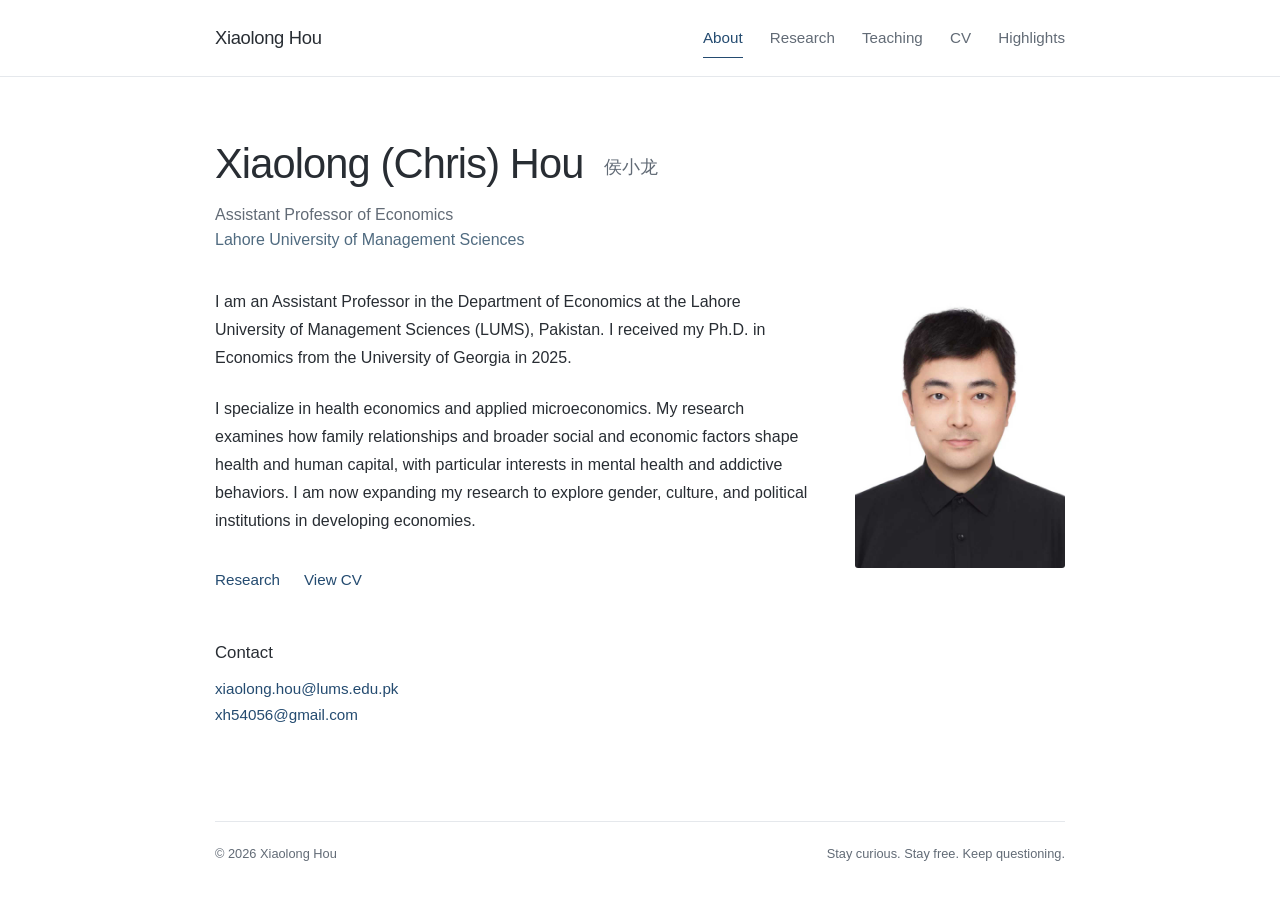
<file: index.html>
<!doctype html>
<html lang="en">
<head>
  <meta charset="utf-8">
  <meta name="viewport" content="width=device-width, initial-scale=1">
  <title>Xiaolong Hou | Economist</title>
  <meta name="description" content="Xiaolong Hou is an Assistant Professor of Economics at LUMS, specializing in health economics and applied microeconomics.">
  <meta name="theme-color" content="#244b70">
  <meta property="og:title" content="About · Xiaolong Hou">
  <meta property="og:description" content="Xiaolong Hou is an Assistant Professor of Economics at LUMS, specializing in health economics and applied microeconomics.">
  <meta property="og:type" content="website">
  <meta property="og:url" content="https://xiaolong-econ.github.io/">
  <link rel="canonical" href="https://xiaolong-econ.github.io/">
  <link rel="icon" href="favicon.svg" type="image/svg+xml">
  <link rel="stylesheet" href="style.css?v=20261016-highlights">
</head>
<body>
  <a class="skip-link" href="#main">Skip to content</a>
  <header class="site-header"><div class="header-inner"><a class="site-name" href="index.html">Xiaolong Hou</a><nav aria-label="Main navigation"><a href="index.html" aria-current="page">About</a><a href="research.html">Research</a><a href="teaching.html">Teaching</a><a href="cv.html">CV</a><a href="highlights.html">Highlights</a></nav></div></header>
  <main id="main">
    <div class="introduction">
      <h1>Xiaolong (Chris) Hou <span class="chinese-name" lang="zh">侯小龙</span></h1>
      <p class="affiliation">Assistant Professor of Economics<br><span class="institution-name">Lahore University of Management Sciences</span></p>
      <div class="profile-layout">
        <img class="profile-portrait" src="photo.jpeg" alt="Portrait of Xiaolong Hou" width="960" height="1280" fetchpriority="high">
        <div class="biography">
          <p>I am an Assistant Professor in the Department of Economics at the Lahore University of Management Sciences (LUMS), Pakistan. I received my Ph.D. in Economics from the University of Georgia in 2025.</p>
          <p>I specialize in health economics and applied microeconomics. My research examines how family relationships and broader social and economic factors shape health and human capital, with particular interests in mental health and addictive behaviors. I am now expanding my research to explore gender, culture, and political institutions in developing economies.</p>
          <div class="contact"><a class="primary-link" href="research.html">Research</a><a href="CV.pdf">View CV</a></div>
        </div>
      </div>
      <section class="contact-details" aria-labelledby="contact-title">
        <h2 id="contact-title">Contact</h2>
        <p><a href="mailto:xiaolong.hou@lums.edu.pk">xiaolong.hou@lums.edu.pk</a><br><a href="mailto:xh54056@gmail.com">xh54056@gmail.com</a></p>
      </section>
    </div>
  </main>
  <footer class="site-footer"><span>© 2026 Xiaolong Hou</span><span>Stay curious. Stay free. Keep questioning.</span></footer>
</body>
</html>
</file>
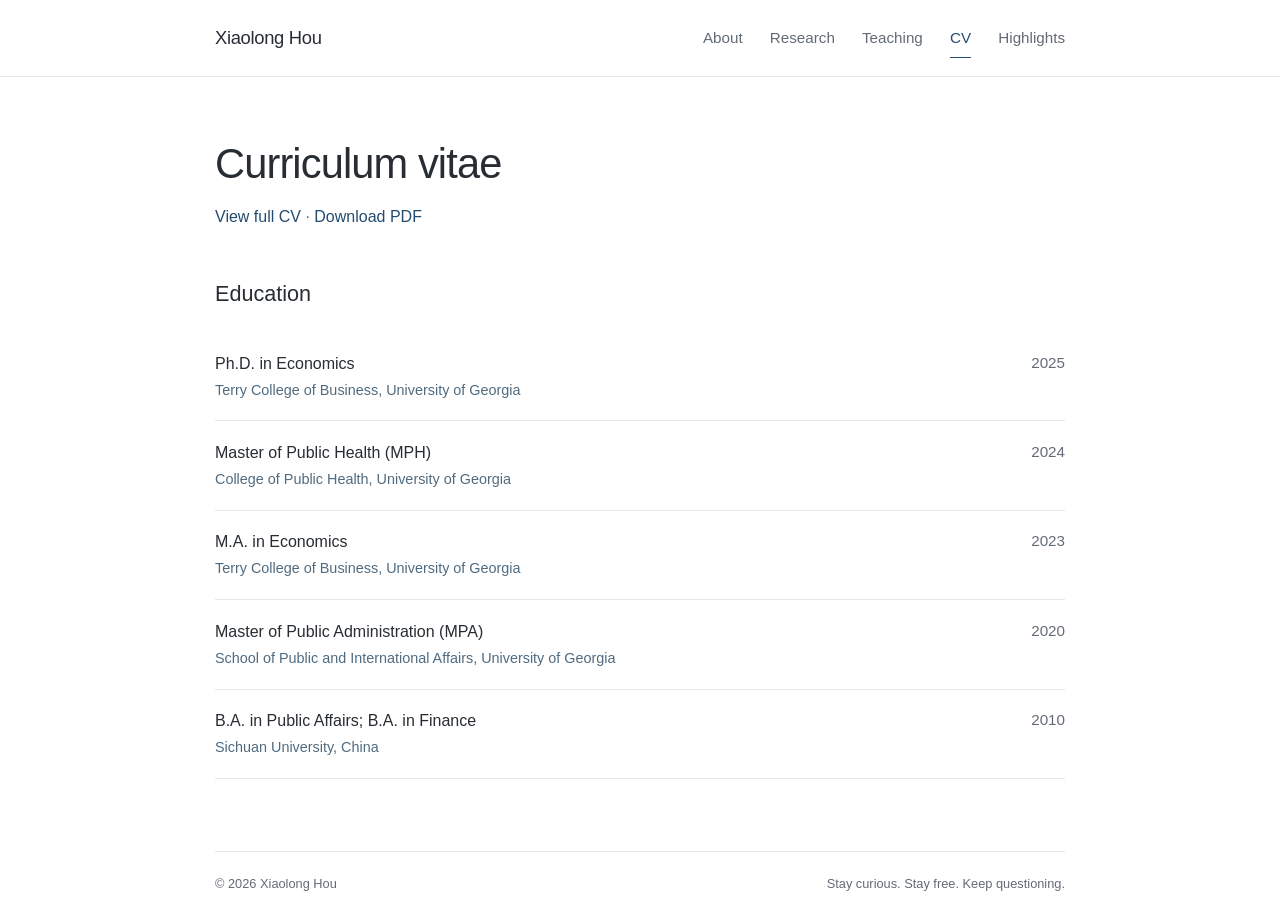
<file: cv.html>
<!doctype html>
<html lang="en">
<head>
  <meta charset="utf-8">
  <meta name="viewport" content="width=device-width, initial-scale=1">
  <title>CV · Xiaolong Hou | Economist</title>
  <meta name="description" content="Education and downloadable curriculum vitae of Xiaolong Hou, Assistant Professor of Economics at LUMS.">
  <meta name="theme-color" content="#244b70">
  <meta property="og:title" content="CV · Xiaolong Hou">
  <meta property="og:description" content="Education and downloadable curriculum vitae of Xiaolong Hou, Assistant Professor of Economics at LUMS.">
  <meta property="og:type" content="website">
  <meta property="og:url" content="https://xiaolong-econ.github.io/cv.html">
  <link rel="canonical" href="https://xiaolong-econ.github.io/cv.html">
  <link rel="icon" href="favicon.svg" type="image/svg+xml">
  <link rel="stylesheet" href="style.css?v=20261016-highlights">
</head>
<body>
  <a class="skip-link" href="#main">Skip to content</a>
  <header class="site-header"><div class="header-inner"><a class="site-name" href="index.html">Xiaolong Hou</a><nav aria-label="Main navigation"><a href="index.html">About</a><a href="research.html">Research</a><a href="teaching.html">Teaching</a><a href="cv.html" aria-current="page">CV</a><a href="highlights.html">Highlights</a></nav></div></header>
  <main id="main">
    <h1>Curriculum vitae</h1>
    <p class="page-intro"><a href="CV.pdf">View full CV</a> · <a href="CV.pdf" download="Xiaolong-Hou-CV.pdf">Download PDF</a></p>
    <section aria-labelledby="education"><h2 id="education">Education</h2><dl class="education"><div><dt>Ph.D. in Economics</dt><dd class="degree-year">2025</dd><dd class="degree-school">Terry College of Business, University of Georgia</dd></div><div><dt>Master of Public Health (MPH)</dt><dd class="degree-year">2024</dd><dd class="degree-school">College of Public Health, University of Georgia</dd></div><div><dt>M.A. in Economics</dt><dd class="degree-year">2023</dd><dd class="degree-school">Terry College of Business, University of Georgia</dd></div><div><dt>Master of Public Administration (MPA)</dt><dd class="degree-year">2020</dd><dd class="degree-school">School of Public and International Affairs, University of Georgia</dd></div><div><dt>B.A. in Public Affairs; B.A. in Finance</dt><dd class="degree-year">2010</dd><dd class="degree-school">Sichuan University, China</dd></div></dl></section>
  </main>
  <footer class="site-footer"><span>© 2026 Xiaolong Hou</span><span>Stay curious. Stay free. Keep questioning.</span></footer>
</body>
</html>
</file>
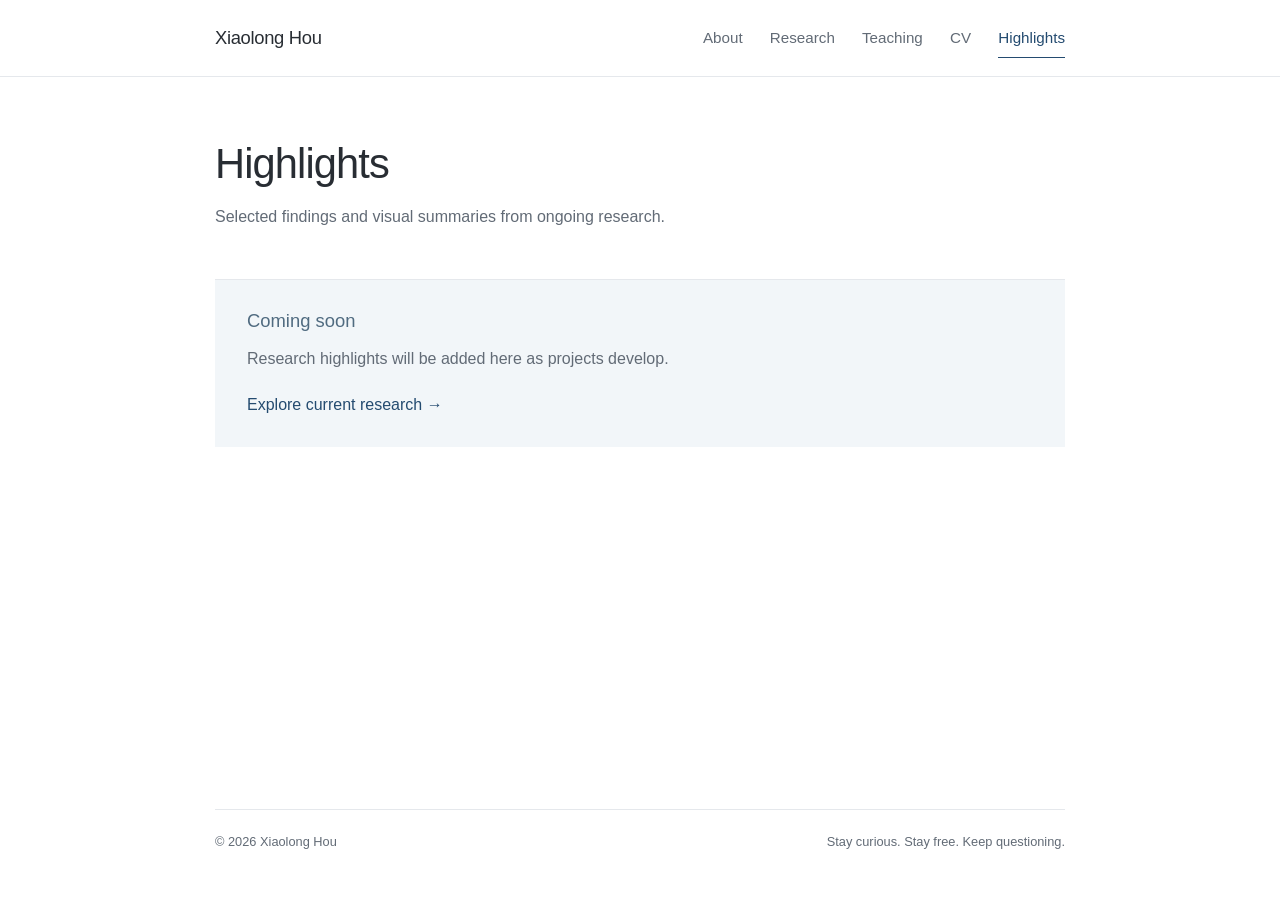
<file: highlights.html>
<!doctype html>
<html lang="en">
<head>
  <meta charset="utf-8">
  <meta name="viewport" content="width=device-width, initial-scale=1">
  <title>Highlights · Xiaolong Hou | Economist</title>
  <meta name="description" content="Selected findings and visual summaries from ongoing research by Xiaolong Hou.">
  <meta name="theme-color" content="#244b70">
  <meta property="og:title" content="Highlights · Xiaolong Hou">
  <meta property="og:description" content="Selected findings and visual summaries from ongoing research by Xiaolong Hou.">
  <meta property="og:type" content="website">
  <meta property="og:url" content="https://xiaolong-econ.github.io/highlights.html">
  <link rel="canonical" href="https://xiaolong-econ.github.io/highlights.html">
  <link rel="icon" href="favicon.svg" type="image/svg+xml">
  <link rel="stylesheet" href="style.css?v=20261016-highlights">
</head>
<body>
  <a class="skip-link" href="#main">Skip to content</a>
  <header class="site-header"><div class="header-inner"><a class="site-name" href="index.html">Xiaolong Hou</a><nav aria-label="Main navigation"><a href="index.html">About</a><a href="research.html">Research</a><a href="teaching.html">Teaching</a><a href="cv.html">CV</a><a href="highlights.html" aria-current="page">Highlights</a></nav></div></header>
  <main id="main">
    <h1>Highlights</h1>
    <p class="page-intro">Selected findings and visual summaries from ongoing research.</p>
    <section class="highlights-placeholder" aria-labelledby="coming-soon">
      <h2 id="coming-soon">Coming soon</h2>
      <p>Research highlights will be added here as projects develop.</p>
      <a href="research.html">Explore current research <span aria-hidden="true">→</span></a>
    </section>
  </main>
  <footer class="site-footer"><span>© 2026 Xiaolong Hou</span><span>Stay curious. Stay free. Keep questioning.</span></footer>
</body>
</html>
</file>
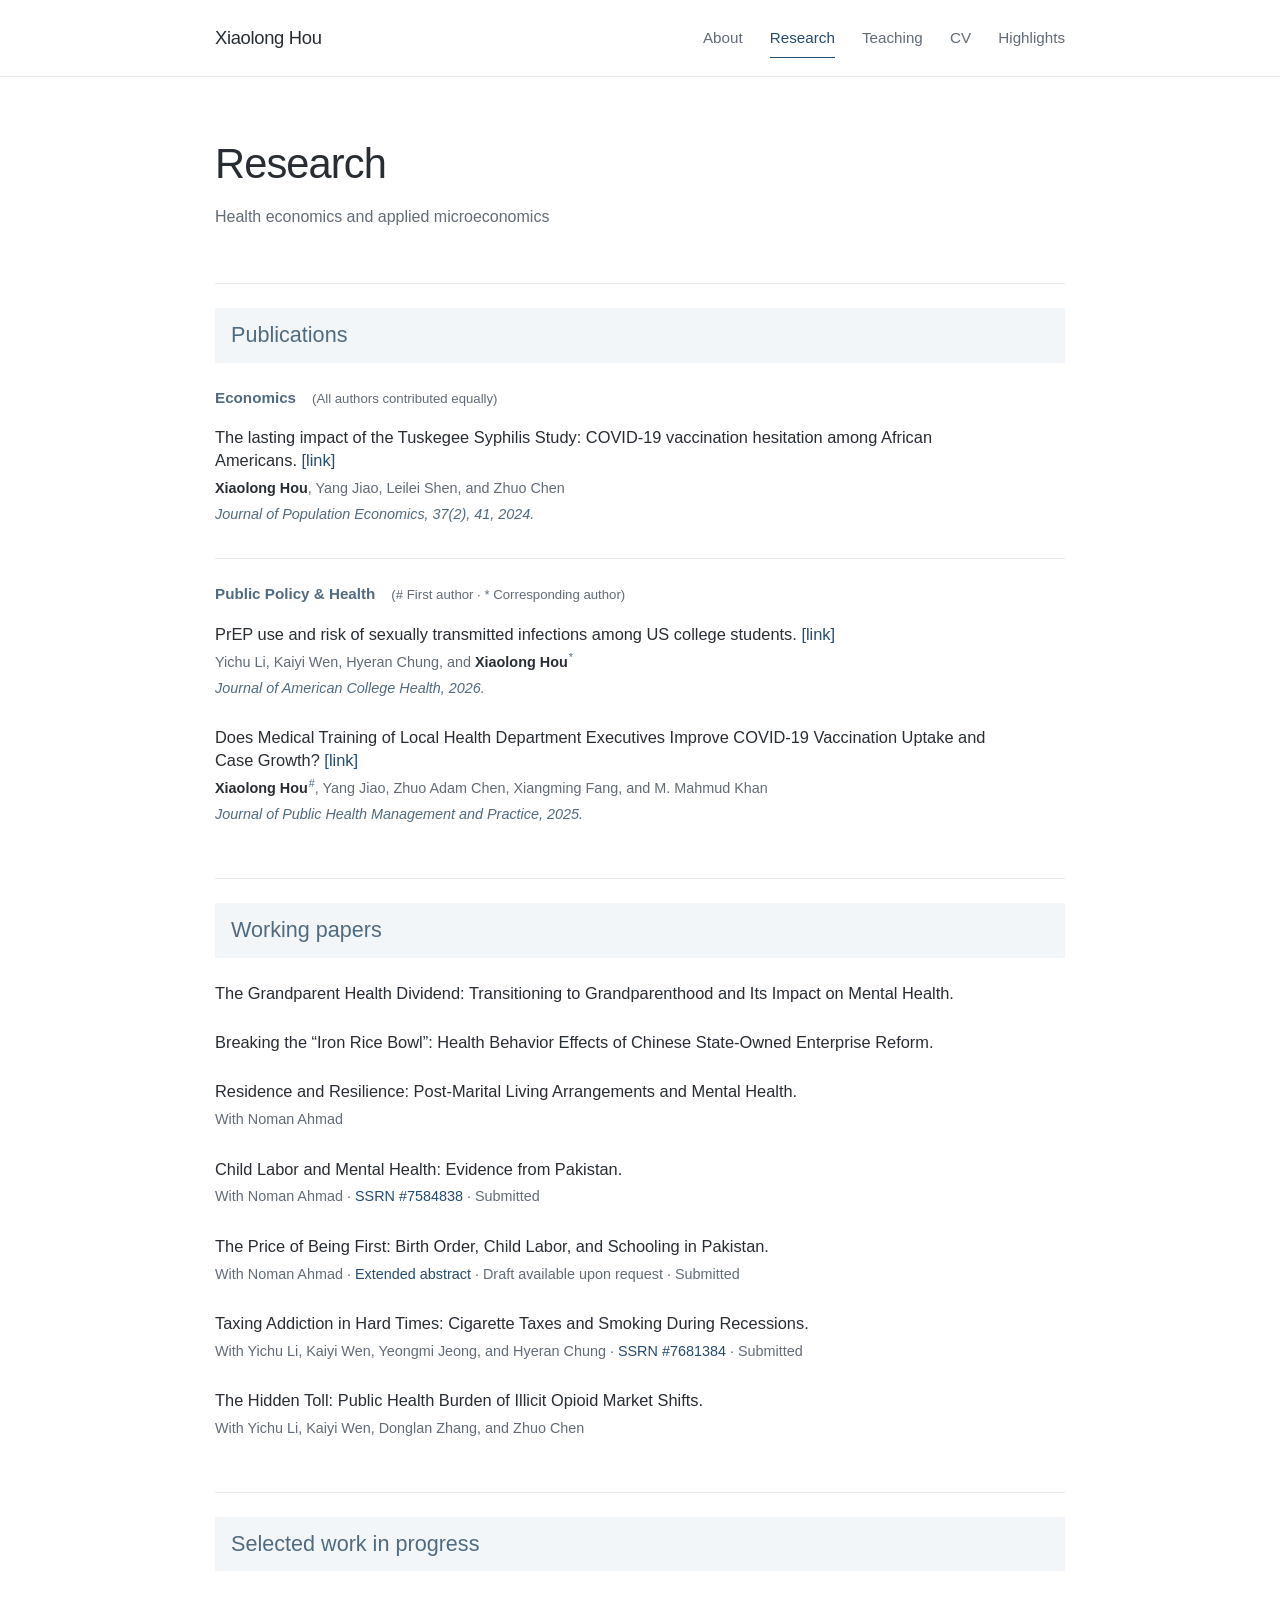
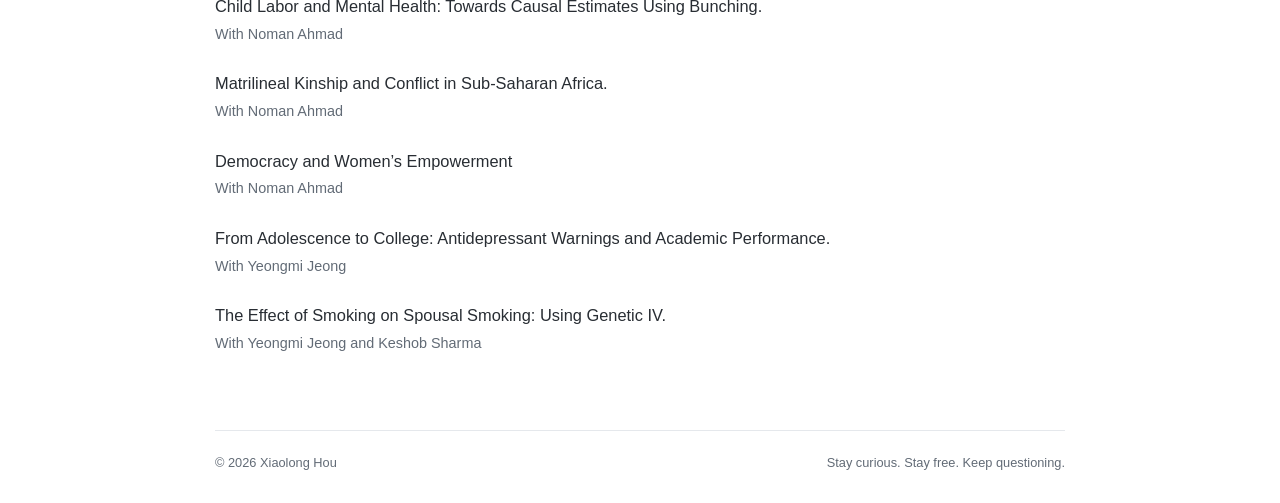
<file: research.html>
<!doctype html>
<html lang="en">
<head>
  <meta charset="utf-8">
  <meta name="viewport" content="width=device-width, initial-scale=1">
  <title>Research · Xiaolong Hou | Economist</title>
  <meta name="description" content="Publications, working papers, and ongoing research by Xiaolong Hou in health economics and applied microeconomics.">
  <meta name="theme-color" content="#244b70">
  <meta property="og:title" content="Research · Xiaolong Hou">
  <meta property="og:description" content="Publications, working papers, and ongoing research by Xiaolong Hou in health economics and applied microeconomics.">
  <meta property="og:type" content="website">
  <meta property="og:url" content="https://xiaolong-econ.github.io/research.html">
  <link rel="canonical" href="https://xiaolong-econ.github.io/research.html">
  <link rel="icon" href="favicon.svg" type="image/svg+xml">
  <link rel="stylesheet" href="style.css?v=20261016-highlights">
</head>
<body>
  <a class="skip-link" href="#main">Skip to content</a>
  <header class="site-header"><div class="header-inner"><a class="site-name" href="index.html">Xiaolong Hou</a><nav aria-label="Main navigation"><a href="index.html">About</a><a href="research.html" aria-current="page">Research</a><a href="teaching.html">Teaching</a><a href="cv.html">CV</a><a href="highlights.html">Highlights</a></nav></div></header>
  <main id="main" class="research-page"><h1>Research</h1><p class="page-intro">Health economics and applied microeconomics</p>
    <section aria-labelledby="publications">
      <h2 id="publications">Publications</h2>
      <section class="publication-group" aria-labelledby="economics-publications">
        <div class="publication-group-heading">
          <h3 id="economics-publications" class="group-label">Economics</h3>
          <p class="authorship-key">(All authors contributed equally)</p>
        </div>
        <article class="paper">
          <h4>The lasting impact of the Tuskegee Syphilis Study: COVID-19 vaccination hesitation among African Americans. <a href="https://link.springer.com/article/10.1007/s00148-024-01013-y" aria-label="Read article in Journal of Population Economics">[link]</a></h4>
          <p class="paper-authors"><strong>Xiaolong Hou</strong>, Yang Jiao, Leilei Shen, and Zhuo Chen</p>
          <p class="paper-journal">Journal of Population Economics, 37(2), 41, 2024.</p>
        </article>
      </section>
      <section class="publication-group" aria-labelledby="policy-health-publications">
        <div class="publication-group-heading">
          <h3 id="policy-health-publications" class="group-label">Public Policy &amp; Health</h3>
          <p class="authorship-key">(# First author <span aria-hidden="true">·</span> * Corresponding author)</p>
        </div>
        <article class="paper">
          <h4>PrEP use and risk of sexually transmitted infections among US college students. <a href="https://www.tandfonline.com/doi/full/10.1080/07448481.2026.2626143" aria-label="Read article in Journal of American College Health">[link]</a></h4>
          <p class="paper-authors">Yichu Li, Kaiyi Wen, Hyeran Chung, and <span class="author-with-role"><strong>Xiaolong Hou</strong><sup class="authorship-marker" title="Corresponding author" aria-label="Corresponding author">*</sup></span></p>
          <p class="paper-journal">Journal of American College Health, 2026.</p>
        </article>
        <article class="paper">
          <h4>Does Medical Training of Local Health Department Executives Improve COVID-19 Vaccination Uptake and Case Growth? <a href="https://journals.lww.com/jphmp/abstract/2025/11000/does_medical_training_of_local_health_department.45.aspx" aria-label="Read article in Journal of Public Health Management and Practice">[link]</a></h4>
          <p class="paper-authors"><span class="author-with-role"><strong>Xiaolong Hou</strong><sup class="authorship-marker" title="First author" aria-label="First author">#</sup></span>, Yang Jiao, Zhuo Adam Chen, Xiangming Fang, and M. Mahmud Khan</p>
          <p class="paper-journal">Journal of Public Health Management and Practice, 2025.</p>
        </article>
      </section>
    </section>
    <section aria-labelledby="working-papers"><h2 id="working-papers">Working papers</h2>
    <article class="paper"><h3>The Grandparent Health Dividend: Transitioning to Grandparenthood and Its Impact on Mental Health.</h3></article>
    <article class="paper"><h3>Breaking the “Iron Rice Bowl”: Health Behavior Effects of Chinese State-Owned Enterprise Reform.</h3></article>
    <article class="paper"><h3>Residence and Resilience: Post-Marital Living Arrangements and Mental Health.</h3><p class="paper-authors">With Noman Ahmad</p></article>
    <article class="paper"><h3>Child Labor and Mental Health: Evidence from Pakistan.</h3><p class="paper-authors">With Noman Ahmad · <a href="https://doi.org/10.2139/ssrn.7584838">SSRN&nbsp;#7584838</a> · Submitted</p></article>
    <article class="paper"><h3>The Price of Being First: Birth Order, Child Labor, and Schooling in Pakistan.</h3><p class="paper-authors">With Noman Ahmad · <a href="birth-order-extended-abstract.pdf">Extended abstract</a> · Draft available upon request · Submitted</p></article>
    <article class="paper"><h3>Taxing Addiction in Hard Times: Cigarette Taxes and Smoking During Recessions.</h3><p class="paper-authors">With Yichu Li, Kaiyi Wen, Yeongmi Jeong, and Hyeran Chung · <a href="https://papers.ssrn.com/sol3/papers.cfm?abstract_id=7681384">SSRN&nbsp;#7681384</a> · Submitted</p></article>
    <article class="paper"><h3>The Hidden Toll: Public Health Burden of Illicit Opioid Market Shifts.</h3><p class="paper-authors">With Yichu Li, Kaiyi Wen, Donglan Zhang, and Zhuo Chen</p></article>
    </section>
    <section aria-labelledby="work-in-progress"><h2 id="work-in-progress">Selected work in progress</h2>
    <article class="paper"><h3>Child Labor and Mental Health: Towards Causal Estimates Using Bunching.</h3><p class="paper-authors">With Noman Ahmad</p></article>
    <article class="paper"><h3>Matrilineal Kinship and Conflict in Sub-Saharan Africa.</h3><p class="paper-authors">With Noman Ahmad</p></article>
    <article class="paper"><h3>Democracy and Women’s Empowerment</h3><p class="paper-authors">With Noman Ahmad</p></article>
    <article class="paper"><h3>From Adolescence to College: Antidepressant Warnings and Academic Performance.</h3><p class="paper-authors">With Yeongmi Jeong</p></article>
    <article class="paper"><h3>The Effect of Smoking on Spousal Smoking: Using Genetic IV.</h3><p class="paper-authors">With Yeongmi Jeong and Keshob Sharma</p></article>
    </section>
    </main>
  <footer class="site-footer"><span>© 2026 Xiaolong Hou</span><span>Stay curious. Stay free. Keep questioning.</span></footer>
</body>
</html>
</file>
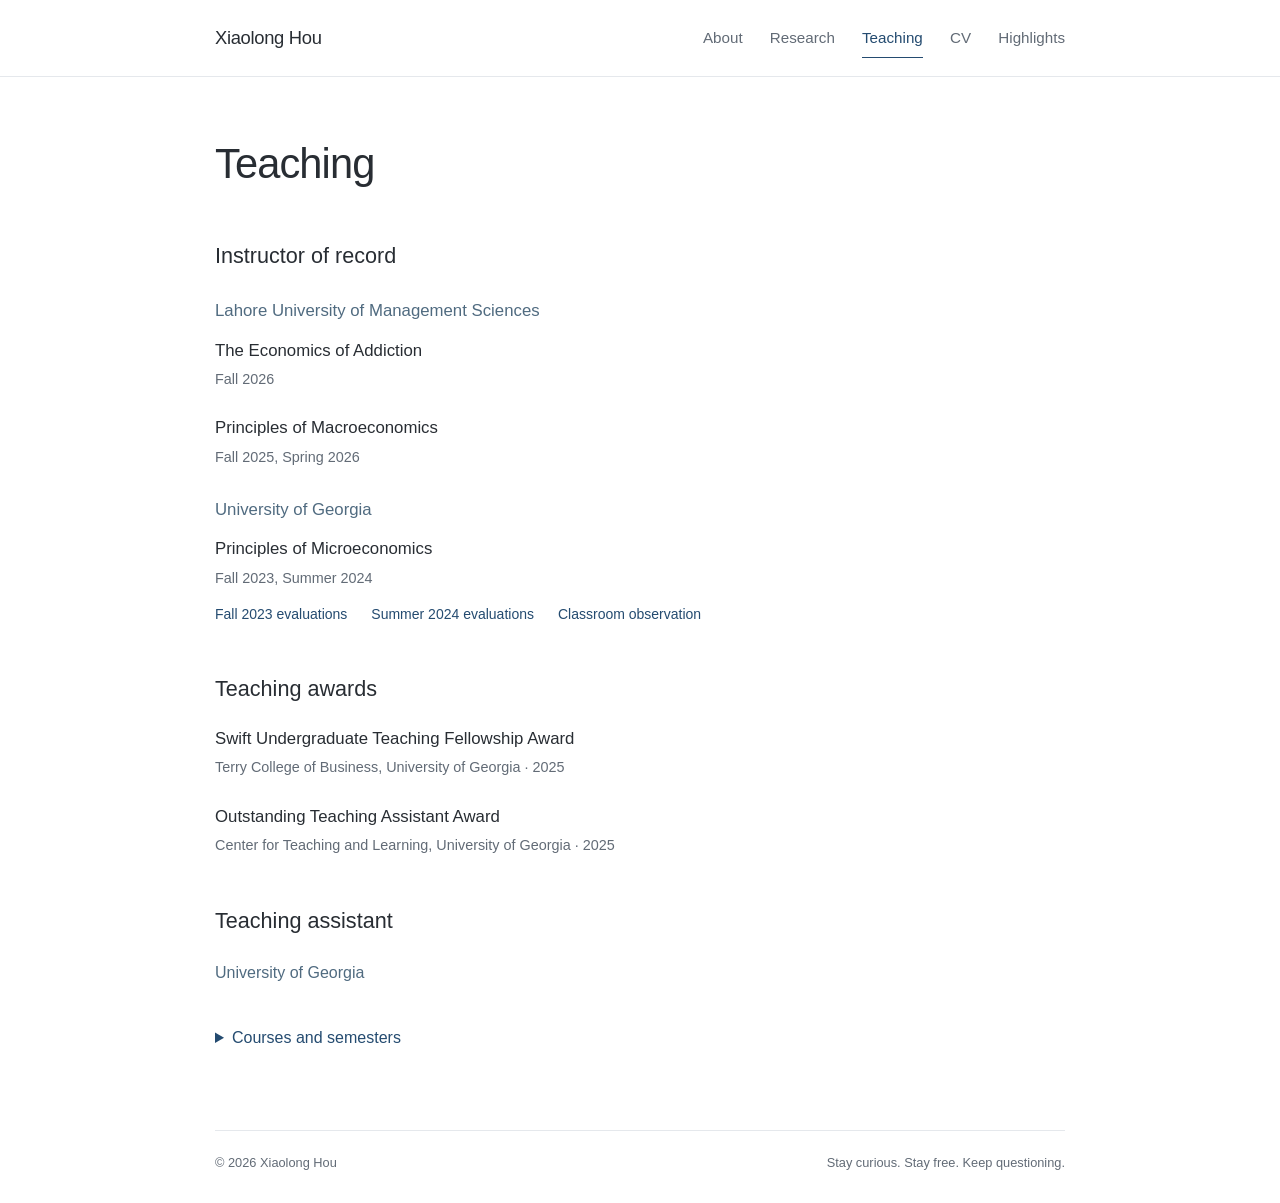
<file: teaching.html>
<!doctype html>
<html lang="en">
<head>
  <meta charset="utf-8">
  <meta name="viewport" content="width=device-width, initial-scale=1">
  <title>Teaching · Xiaolong Hou | Economist</title>
  <meta name="description" content="Teaching experience, course evaluations, and teaching awards of Xiaolong Hou at LUMS and the University of Georgia.">
  <meta name="theme-color" content="#244b70">
  <meta property="og:title" content="Teaching · Xiaolong Hou">
  <meta property="og:description" content="Teaching experience, course evaluations, and teaching awards of Xiaolong Hou at LUMS and the University of Georgia.">
  <meta property="og:type" content="website">
  <meta property="og:url" content="https://xiaolong-econ.github.io/teaching.html">
  <link rel="canonical" href="https://xiaolong-econ.github.io/teaching.html">
  <link rel="icon" href="favicon.svg" type="image/svg+xml">
  <link rel="stylesheet" href="style.css?v=20261016-highlights">
</head>
<body>
  <a class="skip-link" href="#main">Skip to content</a>
  <header class="site-header"><div class="header-inner"><a class="site-name" href="index.html">Xiaolong Hou</a><nav aria-label="Main navigation"><a href="index.html">About</a><a href="research.html">Research</a><a href="teaching.html" aria-current="page">Teaching</a><a href="cv.html">CV</a><a href="highlights.html">Highlights</a></nav></div></header>
  <main id="main"><h1>Teaching</h1><section aria-labelledby="instructor"><h2 id="instructor">Instructor of record</h2><h3 class="institution">Lahore University of Management Sciences</h3><article class="course"><h4>The Economics of Addiction</h4><p class="course-meta">Fall 2026</p></article>
    <article class="course"><h4>Principles of Macroeconomics</h4><p class="course-meta">Fall 2025, Spring 2026</p></article>
    <h3 class="institution">University of Georgia</h3><article class="course"><h4>Principles of Microeconomics</h4><p class="course-meta">Fall 2023, Summer 2024</p><p class="resource-links"><a href="https://drive.google.com/file/d/1p6JZz3Aq2dgl9DVBOtrvwCE1qvHfRZS8/view?usp=sharing">Fall 2023 evaluations</a><a href="https://drive.google.com/file/d/1heF5VWUySJB4B3XTifTFzrmcXB7o3p-0/view?usp=sharing">Summer 2024 evaluations</a><a href="https://drive.google.com/file/d/1ljo6rCrbmlOJDLMvdYmEfOuL6stKTG-p/view?usp=sharing">Classroom observation</a></p></article>
    </section>
    <section aria-labelledby="awards"><h2 id="awards">Teaching awards</h2><article class="award"><h3>Swift Undergraduate Teaching Fellowship Award</h3><p class="course-meta">Terry College of Business, University of Georgia · 2025</p></article>
    <article class="award"><h3>Outstanding Teaching Assistant Award</h3><p class="course-meta">Center for Teaching and Learning, University of Georgia · 2025</p></article>
    </section>
    <section aria-labelledby="assistant"><h2 id="assistant">Teaching assistant</h2><p class="page-intro institution-name">University of Georgia</p><details><summary>Courses and semesters</summary><dl class="ta-courses"><dt>Health Economics</dt><dd>Spring 2021, Fall 2021, Spring 2022, Fall 2022</dd><dt>Principles of Macroeconomics</dt><dd>Fall 2021, Spring 2023, Fall 2024, Spring 2025</dd><dt>Principles of Microeconomics</dt><dd>Fall 2020, Spring 2021, Fall 2022</dd><dt>Public Economics</dt><dd>Fall 2021, Fall 2024, Spring 2025</dd><dt>Industrial Economics</dt><dd>Spring 2023, Spring 2024</dd><dt>Comparative Strategy</dt><dd>Spring 2025</dd><dt>Labor Economics</dt><dd>Fall 2020</dd><dt>The International Business Environment</dt><dd>Spring 2023</dd><dt>Introduction to Sustainable Development</dt><dd>Spring 2024</dd></dl></details></section>
    </main>
  <footer class="site-footer"><span>© 2026 Xiaolong Hou</span><span>Stay curious. Stay free. Keep questioning.</span></footer>
</body>
</html>
</file>
<file: style.css>
:root{color-scheme:light;--ink:#282d33;--muted:#626b76;--link:#244b70;--context:#506b80;--line:#e5e8ec;--paper:#fff;font-family:-apple-system,BlinkMacSystemFont,"Segoe UI",Roboto,"Helvetica Neue",Arial,sans-serif;font-size:16px}
*{box-sizing:border-box}body{margin:0;background:var(--paper);color:var(--ink);line-height:1.75}a{color:var(--link);text-decoration:none;text-underline-offset:4px}a:hover{text-decoration:underline}a:focus-visible,summary:focus-visible{outline:2px solid var(--link);outline-offset:5px}p{margin:0 0 1.25rem}h1,h2,h3,h4{line-height:1.4}h1{font-weight:400;font-size:2.6rem;letter-spacing:-.055rem;margin:0 0 .65rem}h2{font-size:1.35rem;font-weight:500;margin:0 0 1.4rem}h3,h4{font-size:1.05rem;font-weight:500;margin:0 0 .3rem}section{margin-top:3rem}main,.header-inner,.site-footer{width:min(850px,calc(100% - 64px));margin-inline:auto}.site-header{border-bottom:1px solid var(--line)}.header-inner{padding:1.2rem 0;display:flex;align-items:center;justify-content:space-between;gap:1.5rem;flex-wrap:wrap}.site-name{font-size:1.15rem;font-weight:500;color:var(--ink);letter-spacing:-.02rem}.site-header nav{display:flex;gap:1.7rem;flex-wrap:wrap}.site-header nav a{color:var(--muted);padding:.35rem 0;font-size:.95rem}.site-header nav a[aria-current="page"]{color:var(--link);box-shadow:0 1px var(--link)}main{padding:3.6rem 0 4.5rem;min-height:calc(100svh - 168px);overflow-wrap:anywhere}.introduction{max-width:735px}.chinese-name{display:inline-block;font-size:1.15rem;color:var(--muted);letter-spacing:0;margin-left:.6rem;vertical-align:middle}.affiliation{color:var(--muted);font-size:1rem;line-height:1.55;margin-bottom:2.2rem}.biography p{margin-bottom:1.4rem}.contact{display:flex;gap:1.5rem;flex-wrap:wrap;margin-top:2rem}.contact a{font-size:.95rem}.primary-link{font-weight:500}.contact-details{margin-top:3rem}.contact-details h2{font-size:1.05rem;margin-bottom:.7rem}.contact-details p{font-size:.95rem}.site-footer{padding:1.3rem 0 1.8rem;border-top:1px solid var(--line);display:flex;gap:1rem;justify-content:space-between;flex-wrap:wrap;color:var(--muted);font-size:.8rem}.page-intro{color:var(--muted);margin-bottom:2rem}.paper{margin-bottom:1.65rem;max-width:780px}.paper h3{font-size:1.025rem}.paper-authors,.paper-journal,.paper-links{font-size:.9rem;margin:.2rem 0;line-height:1.6}.paper-authors,.paper-journal{color:var(--muted)}.paper-journal{font-style:italic;color:var(--context)}.group-label{font-size:.9rem;color:var(--context);margin:1.8rem 0 1.3rem}.institution{margin:1.75rem 0 1rem;color:var(--context)}.institution-name{color:var(--context)}.course,.award{margin-bottom:1.5rem}.course-meta{font-size:.9rem;color:var(--muted);margin:.3rem 0}.resource-links{display:flex;gap:.5rem 1.5rem;flex-wrap:wrap;font-size:.875rem;margin:.7rem 0}.ta-courses{margin:1.5rem 0}.ta-courses dt{font-weight:500;margin-top:1rem}.ta-courses dd{margin:0;color:var(--muted);font-size:.9rem}summary{color:var(--link);cursor:pointer;width:fit-content;padding:.35rem 0}.education{margin:0}.education>div{display:grid;grid-template-columns:minmax(0,1fr) auto;column-gap:1rem;padding:1.1rem 0;border-bottom:1px solid var(--line)}.education dt{font-weight:500}.education dd{margin:0}.degree-year{grid-column:2;grid-row:1;color:var(--muted);font-size:.95rem}.degree-school{grid-column:1 / -1;color:var(--context);font-size:.9rem}.skip-link{position:absolute;left:1rem;top:-100px;background:var(--paper);padding:.5rem 1rem;border:1px solid var(--link);z-index:10}.skip-link:focus{top:1rem}
@media(max-width:600px){main,.header-inner,.site-footer{width:calc(100% - 40px)}.header-inner{gap:.4rem;padding:1rem 0}.site-header nav{gap:1.5rem;width:100%}.site-header nav a{padding:.6rem 0}main{padding:2.5rem 0 3.25rem}h1{font-size:2.1rem}.chinese-name{font-size:1rem;margin-left:.3rem}.site-footer{gap:.3rem}section{margin-top:2.5rem}.resource-links{display:block}.resource-links a{display:block;padding:.2rem 0}.contact-details a{overflow-wrap:anywhere}}
@media print{.site-header,.site-footer,.skip-link{display:none}main{width:100%;padding:0}a{color:inherit;text-decoration:underline}.paper,.course,.award,.education>div{break-inside:avoid}details{display:block}h2{break-after:avoid}}

.introduction{max-width:none}
.profile-layout{display:grid;grid-template-columns:minmax(0,1fr) 210px;gap:2.5rem;align-items:start}
.profile-portrait{grid-column:2;grid-row:1;display:block;width:100%;height:auto;border-radius:3px}
.profile-layout .biography{grid-column:1;grid-row:1}
.profile-layout .biography>p:last-of-type{margin-bottom:0}
@media(max-width:700px){.profile-layout{grid-template-columns:1fr;gap:1.75rem}.profile-portrait{grid-column:1;grid-row:1;width:140px}.profile-layout .biography{grid-column:1;grid-row:2}}
@media print{.profile-portrait{width:150px}.profile-layout{grid-template-columns:minmax(0,1fr) 150px;gap:1.5rem}}

.research-page>section{margin-top:3.25rem;padding-top:1.5rem;border-top:1px solid var(--line)}
.research-page>section>h2{margin:0 0 1.5rem;padding:.75rem 1rem;background:#f2f6f9;color:var(--context)}
.research-page .paper:last-child{margin-bottom:0}
.research-page .publication-group{margin-top:1.5rem}
.research-page .publication-group+.publication-group{margin-top:2rem;padding-top:1.5rem;border-top:1px solid var(--line)}
.publication-group-heading{display:flex;align-items:baseline;flex-wrap:wrap;gap:.25rem 1rem;margin-bottom:1.1rem}
.publication-group-heading>.group-label{margin:0;font-size:.95rem;font-weight:600}
.publication-group .paper h4{font-size:1.025rem}
.paper-authors strong{font-weight:600;color:var(--ink)}
.author-with-role{display:inline-block}
.authorship-key{margin:0;font-size:.825rem;line-height:1.6;color:var(--muted)}
.authorship-marker{margin-left:.1em;font-size:.75em;line-height:0;color:var(--context)}
.highlights-placeholder{padding:1.75rem 2rem;border-top:1px solid var(--line);background:#f2f6f9}
.highlights-placeholder h2{font-size:1.15rem;margin-bottom:.65rem;color:var(--context)}
.highlights-placeholder p{margin-bottom:1.15rem;color:var(--muted)}
@media(max-width:600px){.site-header nav{gap:.25rem .85rem}.highlights-placeholder{padding:1.5rem}}
@media print{.highlights-placeholder{background:none}}
@media(max-width:600px){.research-page>section{margin-top:2.5rem;padding-top:1.25rem}.research-page>section>h2{padding:.7rem .9rem}}
@media print{.research-page>section>h2{background:none;padding:0;color:inherit}}
</file>
